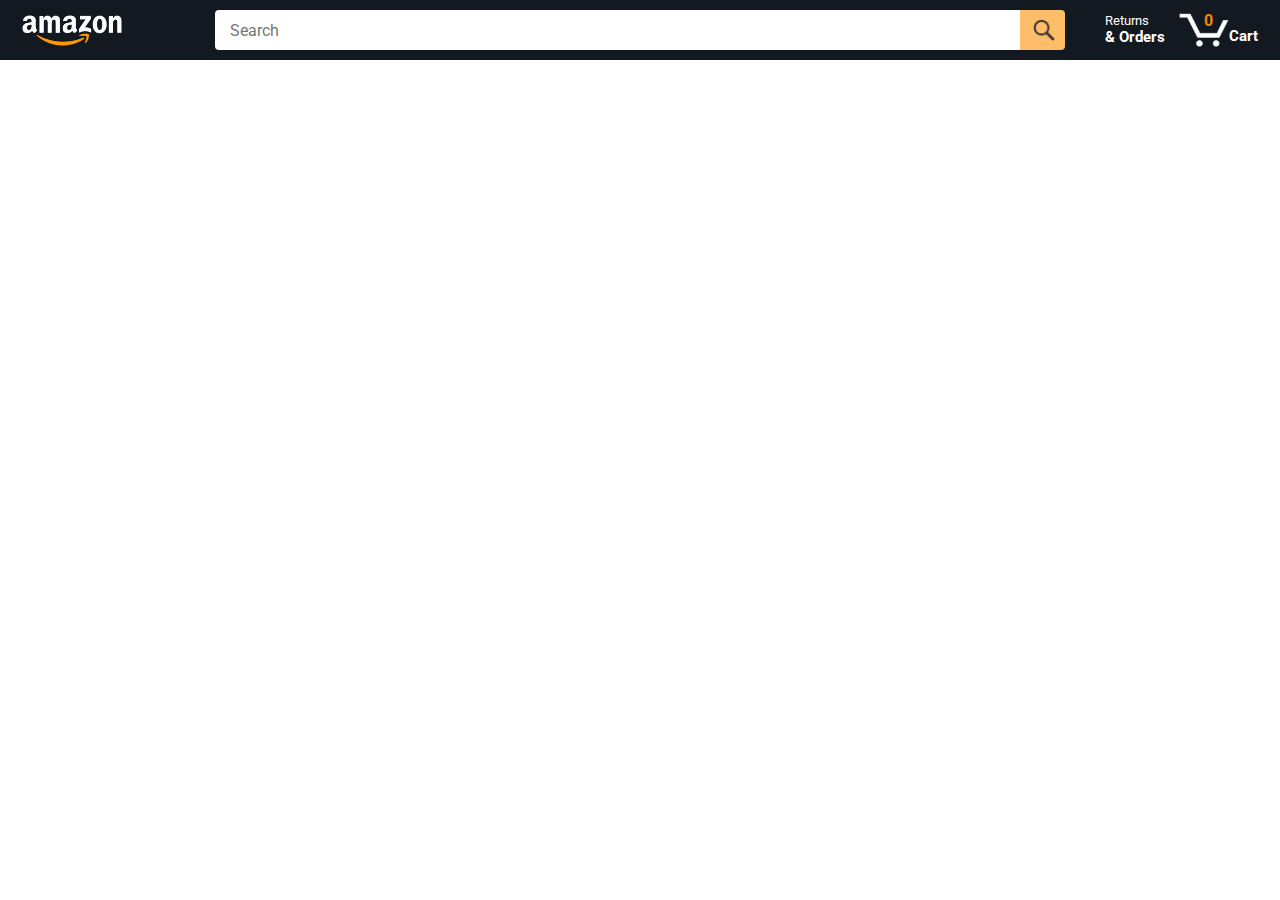
<file: index.html>
<!DOCTYPE html>
<html lang="en">
  <head>
    
    <title>Amazon Project</title>

    <!-- This code is needed for responsive design to work.
      (Responsive design = make the website look good on
      smaller screen sizes like a phone or a tablet). -->
    <meta name="viewport" content="width=device-width, initial-scale=1">

    <!-- Load a font called Roboto from Google Fonts. -->
    <link rel="preconnect" href="https://fonts.googleapis.com">
    <link rel="preconnect" href="https://fonts.gstatic.com" crossorigin>
    <link href="https://fonts.googleapis.com/css2?family=Roboto:wght@400;500;700&display=swap" rel="stylesheet">

    <!-- Here are the CSS files for this page. -->
    <link rel="stylesheet" href="styles/shared/general.css">
    <link rel="stylesheet" href="styles/shared/amazon-header.css">
    <link rel="stylesheet" href="styles/pages/amazon.css">
  </head>
  <body>
    <div class="page-container">
      <div class="amazon-header">
        <div class="amazon-header-left-section">
          <a href="index.html" class="header-link">
            <img class="amazon-logo"
              src="images/amazon-logo-white.png">
            <img class="amazon-mobile-logo"
              src="images/amazon-mobile-logo-white.png">
          </a>
        </div>
  
        <div class="amazon-header-middle-section">
          <input class="search-bar" type="text" placeholder="Search">
  
          <button class="search-button">
            <img class="search-icon" src="images/icons/search-icon.png">
          </button>
        </div>
  
        <div class="amazon-header-right-section">
          <a class="orders-link header-link" href="orders.html">
            <span class="returns-text">Returns</span>
            <span class="orders-text">& Orders</span>
          </a>
  
          <a class="cart-link header-link" href="checkout.html">
            <img class="cart-icon" src="images/icons/cart-icon.png">
            <div class="cart-quantity js-cart-quantity">0</div>
            <div class="cart-text">Cart</div>
          </a>
        </div>
      </div>
      <div class="main">
      <div class="products-grid js-products-grid">
        
      </div>
    </div>
    
    </div>
   
    
    



    
    <script type="module" src="scripts/amazon.js"></script>
  </body>
</html>
</file>
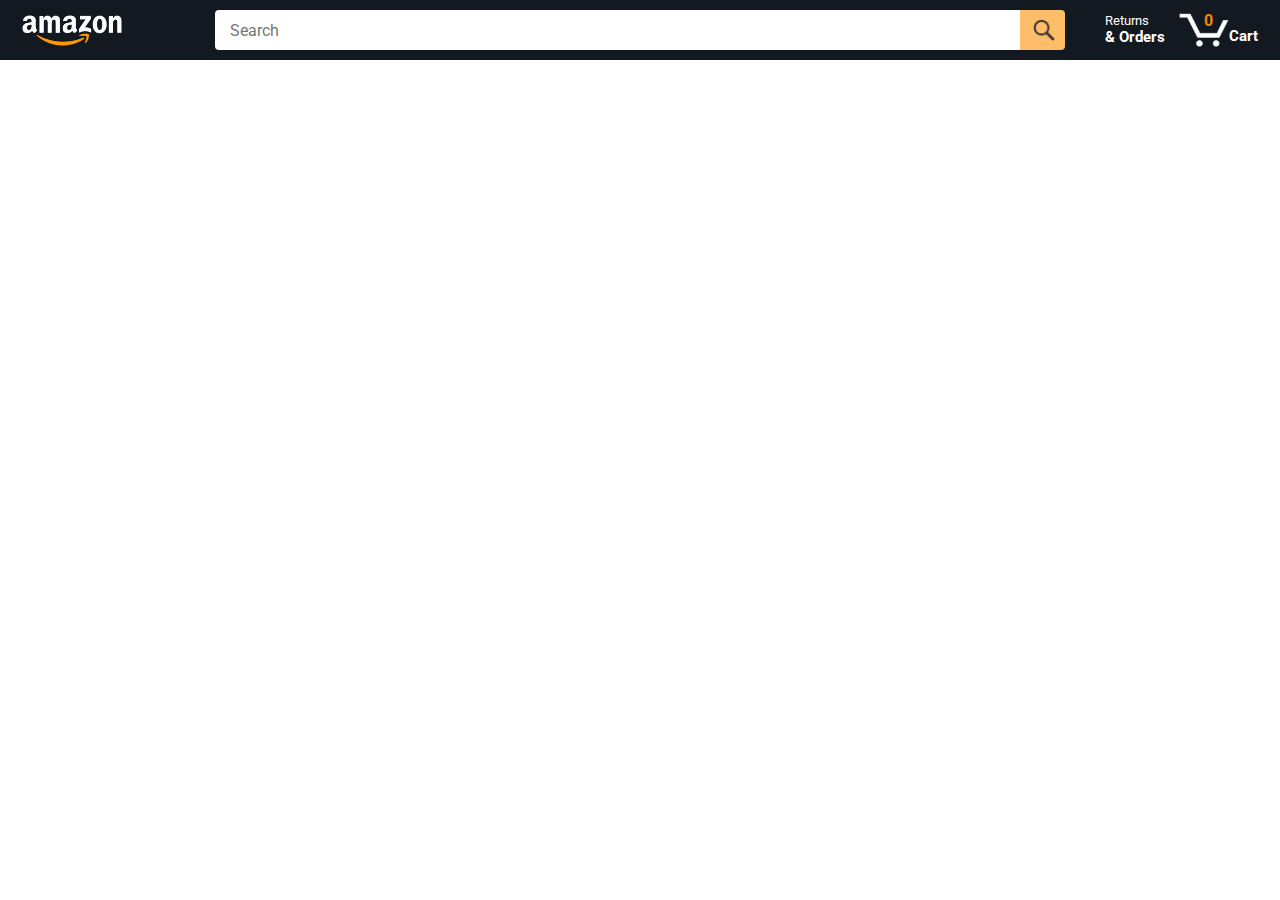
<file: amazon.html>
<!DOCTYPE html>
<html lang="en">
  <head>
    
    <title>Amazon Project</title>

    <!-- This code is needed for responsive design to work.
      (Responsive design = make the website look good on
      smaller screen sizes like a phone or a tablet). -->
    <meta name="viewport" content="width=device-width, initial-scale=1">

    <!-- Load a font called Roboto from Google Fonts. -->
    <link rel="preconnect" href="https://fonts.googleapis.com">
    <link rel="preconnect" href="https://fonts.gstatic.com" crossorigin>
    <link href="https://fonts.googleapis.com/css2?family=Roboto:wght@400;500;700&display=swap" rel="stylesheet">

    <!-- Here are the CSS files for this page. -->
    <link rel="stylesheet" href="styles/shared/general.css">
    <link rel="stylesheet" href="styles/shared/amazon-header.css">
    <link rel="stylesheet" href="styles/pages/amazon.css">
  </head>
  <body>
    <div class="page-container">
      <div class="amazon-header">
        <div class="amazon-header-left-section">
          <a href="amazon.html" class="header-link">
            <img class="amazon-logo"
              src="images/amazon-logo-white.png">
            <img class="amazon-mobile-logo"
              src="images/amazon-mobile-logo-white.png">
          </a>
        </div>
  
        <div class="amazon-header-middle-section">
          <input class="search-bar" type="text" placeholder="Search">
  
          <button class="search-button">
            <img class="search-icon" src="images/icons/search-icon.png">
          </button>
        </div>
  
        <div class="amazon-header-right-section">
          <a class="orders-link header-link" href="orders.html">
            <span class="returns-text">Returns</span>
            <span class="orders-text">& Orders</span>
          </a>
  
          <a class="cart-link header-link" href="checkout.html">
            <img class="cart-icon" src="images/icons/cart-icon.png">
            <div class="cart-quantity js-cart-quantity">0</div>
            <div class="cart-text">Cart</div>
          </a>
        </div>
      </div>
      <div class="main">
      <div class="products-grid js-products-grid">
        
      </div>
    </div>
    
    </div>
   
    
    



    
    <script type="module" src="scripts/amazon.js"></script>
  </body>
</html>
</file>
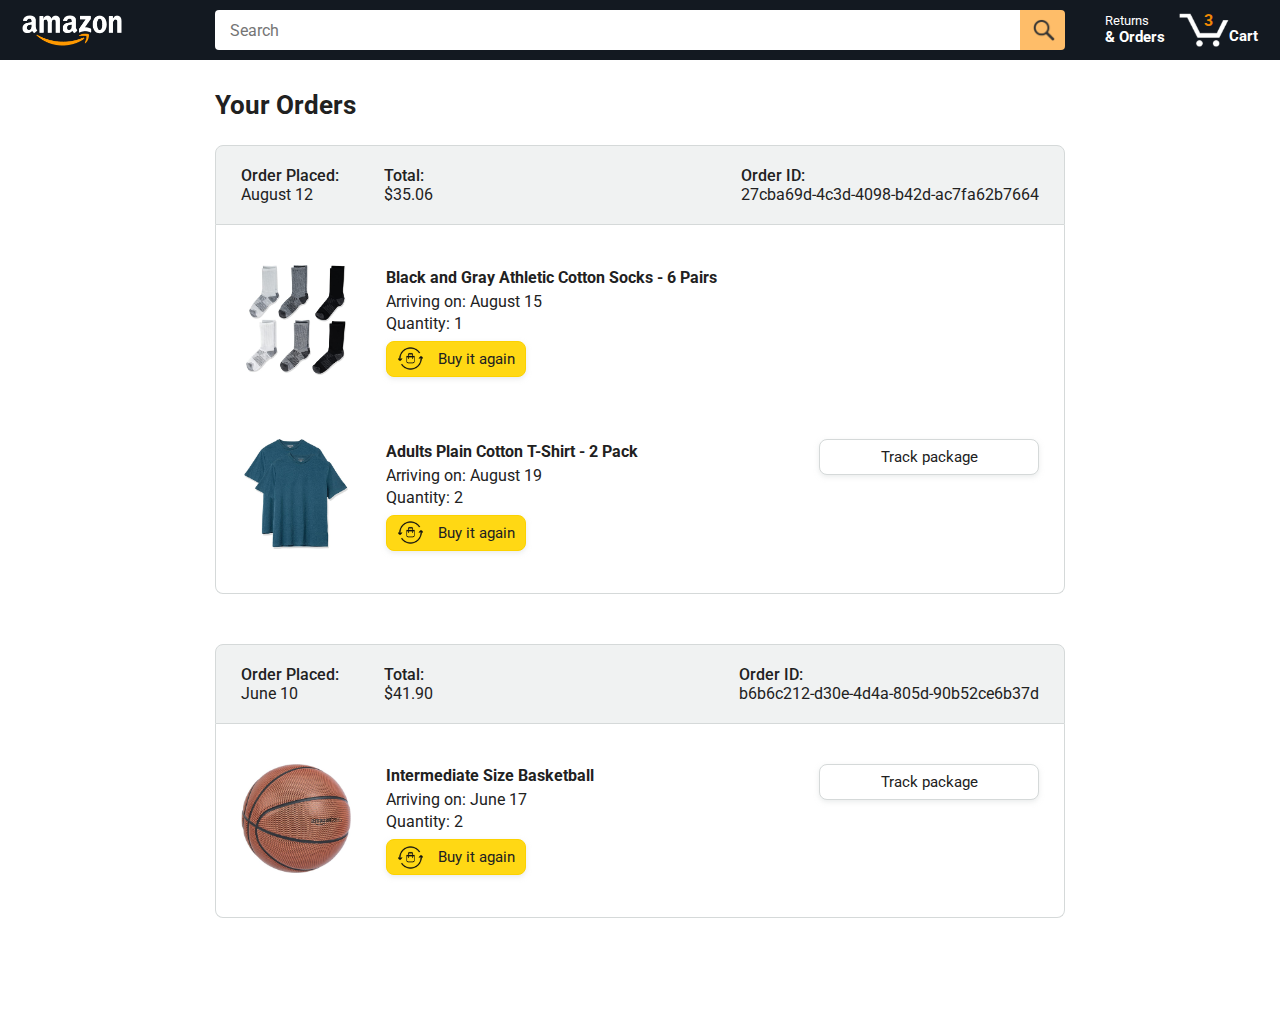
<file: orders.html>
<!DOCTYPE html>
<html>
  <head>
    <title>Orders</title>

    <!-- This code is needed for responsive design to work.
      (Responsive design = make the website look good on
      smaller screen sizes like a phone or a tablet). -->
    <meta name="viewport" content="width=device-width, initial-scale=1">

    <!-- Load a font called Roboto from Google Fonts. -->
    <link rel="preconnect" href="https://fonts.googleapis.com">
    <link rel="preconnect" href="https://fonts.gstatic.com" crossorigin>
    <link href="https://fonts.googleapis.com/css2?family=Roboto:wght@400;500;700&display=swap" rel="stylesheet">

    <!-- Here are the CSS files for this page. -->
    <link rel="stylesheet" href="styles/shared/general.css">
    <link rel="stylesheet" href="styles/shared/amazon-header.css">
    <link rel="stylesheet" href="styles/pages/orders.css">
  </head>
  <body>
    <div class="amazon-header">
      <div class="amazon-header-left-section">
        <a href="index.html" class="header-link">
          <img class="amazon-logo"
            src="images/amazon-logo-white.png">
          <img class="amazon-mobile-logo"
            src="images/amazon-mobile-logo-white.png">
        </a>
      </div>

      <div class="amazon-header-middle-section">
        <input class="search-bar" type="text" placeholder="Search">

        <button class="search-button">
          <img class="search-icon" src="images/icons/search-icon.png">
        </button>
      </div>

      <div class="amazon-header-right-section">
        <a class="orders-link header-link" href="orders.html">
          <span class="returns-text">Returns</span>
          <span class="orders-text">& Orders</span>
        </a>

        <a class="cart-link header-link" href="checkout.html">
          <img class="cart-icon" src="images/icons/cart-icon.png">
          <div class="cart-quantity">3</div>
          <div class="cart-text">Cart</div>
        </a>
      </div>
    </div>

    <div class="main">
      <div class="page-title">Your Orders</div>

      <div class="orders-grid">
        <div class="order-container">
          
          <div class="order-header">
            <div class="order-header-left-section">
              <div class="order-date">
                <div class="order-header-label">Order Placed:</div>
                <div>August 12</div>
              </div>
              <div class="order-total">
                <div class="order-header-label">Total:</div>
                <div>$35.06</div>
              </div>
            </div>

            <div class="order-header-right-section">
              <div class="order-header-label">Order ID:</div>
              <div>27cba69d-4c3d-4098-b42d-ac7fa62b7664</div>
            </div>
          </div>

          <div class="order-details-grid">
            <div class="product-image-container">
              <img src="images/products/athletic-cotton-socks-6-pairs.jpg">
            </div>

            <div class="product-details">
              <div class="product-name">
                Black and Gray Athletic Cotton Socks - 6 Pairs
              </div>
              <div class="product-delivery-date">
                Arriving on: August 15
              </div>
              <div class="product-quantity">
                Quantity: 1
              </div>
              <button class="buy-again-button button-primary">
                <img class="buy-again-icon" src="images/icons/buy-again.png">
                <span class="buy-again-message">Buy it again</span>
              </button>
            </div>

            <div class="product-actions">
              <a href="tracking.html">
                
              </a>
            </div>

            <div class="product-image-container">
              <img src="images/products/adults-plain-cotton-tshirt-2-pack-teal.jpg">
            </div>

            <div class="product-details">
              <div class="product-name">
                Adults Plain Cotton T-Shirt - 2 Pack
              </div>
              <div class="product-delivery-date">
                Arriving on: August 19
              </div>
              <div class="product-quantity">
                Quantity: 2
              </div>
              <button class="buy-again-button button-primary">
                <img class="buy-again-icon" src="images/icons/buy-again.png">
                <span class="buy-again-message">Buy it again</span>
              </button>
            </div>

            <div class="product-actions">
              <a href="tracking.html">
                <button class="track-package-button button-secondary">
                  Track package
                </button>
              </a>
            </div>
          </div>
        </div>

        <div class="order-container">

          <div class="order-header">
            <div class="order-header-left-section">
              <div class="order-date">
                <div class="order-header-label">Order Placed:</div>
                <div>June 10</div>
              </div>
              <div class="order-total">
                <div class="order-header-label">Total:</div>
                <div>$41.90</div>
              </div>
            </div>

            <div class="order-header-right-section">
              <div class="order-header-label">Order ID:</div>
              <div>b6b6c212-d30e-4d4a-805d-90b52ce6b37d</div>
            </div>
          </div>

          <div class="order-details-grid">
            <div class="product-image-container">
              <img src="images/products/intermediate-composite-basketball.jpg">
            </div>

            <div class="product-details">
              <div class="product-name">
                Intermediate Size Basketball
              </div>
              <div class="product-delivery-date">
                Arriving on: June 17
              </div>
              <div class="product-quantity">
                Quantity: 2
              </div>
              <button class="buy-again-button button-primary">
                <img class="buy-again-icon" src="images/icons/buy-again.png">
                <span class="buy-again-message">Buy it again</span>
              </button>
            </div>

            <div class="product-actions">
              <a href="tracking.html">
                <button class="track-package-button button-secondary">
                  Track package
                </button>
              </a>
            </div>
          </div>
        </div>
      </div>
    </div>
  </body>
</html>
</file>
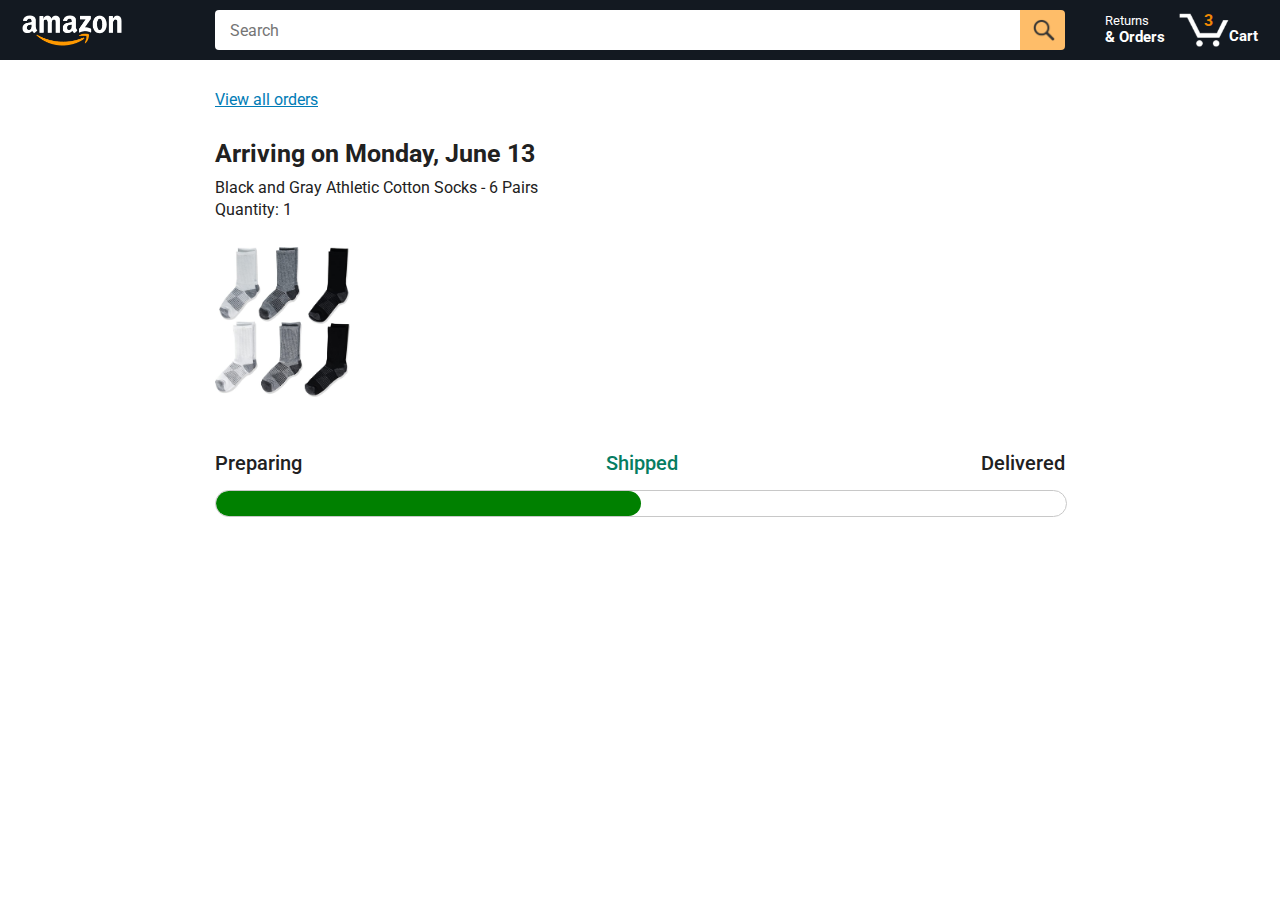
<file: tracking.html>
<!DOCTYPE html>
<html>
  <head>
    <title>Tracking</title>

    <!-- This code is needed for responsive design to work.
      (Responsive design = make the website look good on
      smaller screen sizes like a phone or a tablet). -->
    <meta name="viewport" content="width=device-width, initial-scale=1">

    <!-- Load a font called Roboto from Google Fonts. -->
    <link rel="preconnect" href="https://fonts.googleapis.com">
    <link rel="preconnect" href="https://fonts.gstatic.com" crossorigin>
    <link href="https://fonts.googleapis.com/css2?family=Roboto:wght@400;500;700&display=swap" rel="stylesheet">

    <!-- Here are the CSS files for this page. -->
    <link rel="stylesheet" href="styles/shared/general.css">
    <link rel="stylesheet" href="styles/shared/amazon-header.css">
    <link rel="stylesheet" href="styles/pages/tracking.css">
  </head>
  <body>
    <div class="amazon-header">
      <div class="amazon-header-left-section">
        <a href="index.html" class="header-link">
          <img class="amazon-logo"
            src="images/amazon-logo-white.png">
          <img class="amazon-mobile-logo"
            src="images/amazon-mobile-logo-white.png">
        </a>
      </div>

      <div class="amazon-header-middle-section">
        <input class="search-bar" type="text" placeholder="Search">

        <button class="search-button">
          <img class="search-icon" src="images/icons/search-icon.png">
        </button>
      </div>

      <div class="amazon-header-right-section">
        <a class="orders-link header-link" href="orders.html">
          <span class="returns-text">Returns</span>
          <span class="orders-text">& Orders</span>
        </a>

        <a class="cart-link header-link" href="checkout.html">
          <img class="cart-icon" src="images/icons/cart-icon.png">
          <div class="cart-quantity">3</div>
          <div class="cart-text">Cart</div>
        </a>
      </div>
    </div>

    <div class="main">
      <div class="order-tracking">
        <a class="back-to-orders-link link-primary" href="orders.html">
          View all orders
        </a>

        <div class="delivery-date">
          Arriving on Monday, June 13
        </div>

        <div class="product-info">
          Black and Gray Athletic Cotton Socks - 6 Pairs
        </div>

        <div class="product-info">
          Quantity: 1
        </div>

        <img class="product-image" src="images/products/athletic-cotton-socks-6-pairs.jpg">

        <div class="progress-labels-container">
          <div class="progress-label">
            Preparing
          </div>
          <div class="progress-label current-status">
            Shipped
          </div>
          <div class="progress-label">
            Delivered
          </div>
        </div>

        <div class="progress-bar-container">
          <div class="progress-bar"></div>
        </div>
      </div>
    </div>
  </body>
</html>
</file>
<file: styles/shared/general.css>
body {
  font-family: Roboto, Arial;
  color: rgb(33, 33, 33);
  /* The <body> element has a default margin of 8px
     on all sides. This removes the default margins. */
  margin: 0;
}

/* <p> elements have a default margin on the top
   and bottom. This removes the default margins. */
p {
  margin: 0;
}

button {
  cursor: pointer;
}

select {
  cursor: pointer;
}

input, select, button {
  font-family: Roboto, Arial;
}

.button-primary {
  color: rgb(33, 33, 33);
  background-color: rgb(255, 216, 20);
  border: 1px solid rgb(252, 210, 0);
  border-radius: 8px;
  cursor: pointer;
  box-shadow: 0 2px 5px rgba(213, 217, 217, 0.5);
}

.button-primary:hover {
  background-color: rgb(247, 202, 0);
  border: 1px solid rgb(242, 194, 0);
}

.button-primary:active {
  background: rgb(255, 216, 20);
  border-color: rgb(252, 210, 0);
  box-shadow: none;
}

.button-secondary {
  color: rgb(33, 33, 33);
  background: white;
  border: 1px solid rgb(213, 217, 217);
  border-radius: 8px;
  cursor: pointer;
  box-shadow: 0 2px 5px rgba(213, 217, 217, 0.5);
}

.button-secondary:hover {
  background-color: rgb(247, 250, 250);
}

.button-secondary:active {
  background-color: rgb(237, 253, 255);
  box-shadow: none;
}

/* These styles will limit text to 2 lines. Anything
   beyond 2 lines will be replaced with "..."
   You can find this code by using an A.I. tool or by
   searching in Google.
   https://css-tricks.com/almanac/properties/l/line-clamp/ */
.limit-text-to-2-lines {
  display: -webkit-box;
  -webkit-line-clamp: 2;
  -webkit-box-orient: vertical;
  overflow: hidden;
}

.link-primary {
  color: rgb(1, 124, 182);
  cursor: pointer;
}

.link-primary:hover {
  color: rgb(196, 80, 0);
}

/* Styles for dropdown selectors. */
select {
  color: rgb(33, 33, 33);
  background-color: rgb(240, 240, 240);
  border: 1px solid rgb(213, 217, 217);
  border-radius: 8px;
  padding: 3px 5px;
  font-size: 15px;
  cursor: pointer;
  box-shadow: 0 2px 5px rgba(213, 217, 217, 0.5);
}

select:focus,
input:focus {
  outline: 2px solid rgb(255, 153, 0);
}
</file>
<file: styles/shared/amazon-header.css>
.amazon-header {
  background-color: rgb(19, 25, 33);
  color: white;
  padding-left: 15px;
  padding-right: 15px;

  display: flex;
  align-items: center;
  justify-content: space-between;

  position: fixed;
  top: 0;
  left: 0;
  right: 0;
  height: 60px;
}

.amazon-header-left-section {
  width: 180px;
}

@media (max-width: 800px) {
  .amazon-header-left-section {
    width: unset;
  }
}

.header-link {
  display: inline-block;
  padding: 6px;
  border-radius: 2px;
  cursor: pointer;
  text-decoration: none;
  border: 1px solid rgba(0, 0, 0, 0);
}

.header-link:hover {
  border: 1px solid white;
}

.amazon-logo {
  width: 100px;
  margin-top: 5px;
}

.amazon-mobile-logo {
  display: none;
}

@media (max-width: 575px) {
  .amazon-logo {
    display: none;
  }

  .amazon-mobile-logo {
    display: block;
    height: 35px;
    margin-top: 5px;
  }
}

.amazon-header-middle-section {
  flex: 1;
  max-width: 850px;
  margin-left: 10px;
  margin-right: 10px;
  display: flex;
}

.search-bar {
  flex: 1;
  width: 0;
  font-size: 16px;
  height: 38px;
  padding-left: 15px;
  border: none;
  border-top-left-radius: 4px;
  border-bottom-left-radius: 4px;
  border-top-right-radius: 0;
  border-bottom-right-radius: 0;
}

.search-button {
  background-color: rgb(254, 189, 105);
  border: none;
  width: 45px;
  height: 40px;
  border-top-right-radius: 4px;
  border-bottom-right-radius: 4px;
  flex-shrink: 0;
}

.search-icon {
  height: 22px;
  margin-left: 2px;
  margin-top: 3px;
}

.amazon-header-right-section {
  width: 180px;
  flex-shrink: 0;
  display: flex;
  justify-content: end;
}

.orders-link {
  color: white;
}

.returns-text {
  display: block;
  font-size: 13px;
}

.orders-text {
  display: block;
  font-size: 15px;
  font-weight: 700;
}

.cart-link {
  color: white;
  display: flex;
  align-items: center;
  position: relative;
}

.cart-icon {
  width: 50px;
}

.cart-text {
  margin-top: 12px;
  font-size: 15px;
  font-weight: 700;
}

.cart-quantity {
  color: rgb(240, 136, 4);
  font-size: 16px;
  font-weight: 700;

  position: absolute;
  top: 4px;
  left: 22px;
  
  width: 26px;
  text-align: center;
}
</file>
<file: styles/pages/amazon.css>
.main {
  margin-top: 60px;
}
.page-container{
  width: 85%;
  margin-left: auto;
  margin-right: auto;
}
.hidden{
  display: none;
}
.products-grid {
  display: grid;

  /* - In CSS Grid, 1fr means a column will take up the
       remaining space in the grid.
     - If we write 1fr 1fr ... 1fr; 8 times, this will
       divide the grid into 8 columns, each taking up an
       equal amount of the space.
     - repeat(8, 1fr); is a shortcut for repeating "1fr"
       8 times (instead of typing out "1fr" 8 times).
       repeat(...) is a special property that works with
       display: grid; */
  grid-template-columns: repeat(8, 1fr);
}

/* @media is used to create responsive design (making the
   website look good on any screen size). This @media
   means when the screen width is 2000px or less, we
   will divide the grid into 7 columns instead of 8. */
@media (max-width: 2000px) {
  .products-grid {
    grid-template-columns: repeat(5, 1fr);
  }
}

/* This @media means when the screen width is 1600px or
   less, we will divide the grid into 6 columns. */
@media (max-width: 1600px) {
  .products-grid {
    grid-template-columns: repeat(5, 1fr);
  }
}

@media (max-width: 1300px) {
  .products-grid {
    grid-template-columns: repeat(5, 1fr);
  }
}

@media (max-width: 1000px) {
  .products-grid {
    grid-template-columns: repeat(4, 1fr);
  }
}

@media (max-width: 800px) {
  .products-grid {
    grid-template-columns: repeat(3, 1fr);
  }
}

@media (max-width: 575px) {
  .products-grid {
    grid-template-columns: repeat(2, 1fr);
  }
}

@media (max-width: 450px) {
  .products-grid {
    grid-template-columns: 1fr;
  }
}

.product-container {
  padding-top: 40px;
  padding-bottom: 25px;
  padding-left: 25px;
  padding-right: 25px;

  border-right: 1px solid rgb(231, 231, 231);
  border-bottom: 1px solid rgb(231, 231, 231);

  display: flex;
  flex-direction: column;
}

.product-image-container {
  display: flex;
  justify-content: center;
  align-items: center;

  height: 180px;
  margin-bottom: 20px;
}

.product-image {
  /* Images will overflow their container by default. To
    prevent this, we set max-width and max-height to 100%
    so they stay inside their container. */
  max-width: 100%;
  max-height: 100%;
}

.product-name {
  height: 40px;
  margin-bottom: 5px;
}

.product-rating-container {
  display: flex;
  align-items: center;
  margin-bottom: 10px;
}

.product-rating-stars {
  width: 100px;
  margin-right: 6px;
}

.product-rating-count {
  color: rgb(1, 124, 182);
  cursor: pointer;
  margin-top: 3px;
}

.product-price {
  font-weight: 700;
  margin-bottom: 10px;
}

.product-quantity-container {
  margin-bottom: 17px;
}

.product-spacer {
  flex: 1;
}

.added-to-cart {
  color: rgb(6, 125, 98);
  font-size: 16px;

  display: flex;
  align-items: center;
  margin-bottom: 8px;

  /* At first, the "Added to cart" message will
     be invisible. Use JavaScript to change the
     opacity and make it visible. */
  opacity: 0;
}

.added-to-cart img {
  height: 20px;
  margin-right: 5px;
}

.add-to-cart-button {
  width: 100%;
  padding: 8px;
  border-radius: 50px;
}

.message-appear{
  opacity: 1;
}
</file>
<file: styles/pages/orders.css>
.main {
  max-width: 850px;
  margin-top: 90px;
  margin-bottom: 100px;
  padding-left: 20px;
  padding-right: 20px;

  /* margin-left: auto;
     margin-right auto;
     Is a trick for centering an element horizontally
     without needing a container. */
  margin-left: auto;
  margin-right: auto;
}

.page-title {
  font-weight: 700;
  font-size: 26px;
  margin-bottom: 25px;
}

.orders-grid {
  display: grid;
  grid-template-columns: 1fr;
  row-gap: 50px;
}

.order-header {
  background-color: rgb(240, 242, 242);
  border: 1px solid rgb(213, 217, 217);

  display: flex;
  align-items: center;
  justify-content: space-between;

  padding: 20px 25px;
  border-top-left-radius: 8px;
  border-top-right-radius: 8px;
}

.order-header-left-section {
  display: flex;
  flex-shrink: 0;
}

.order-header-label {
  font-weight: 500;
}

.order-date,
.order-total {
  margin-right: 45px;
}

.order-header-right-section {
  flex-shrink: 1;
}

@media (max-width: 575px) {
  .order-header {
    flex-direction: column;
    align-items: start;
    line-height: 23px;
    padding: 15px;
  }

  .order-header-left-section {
    flex-direction: column;
  }

  .order-header-label {
    margin-right: 5px;
  }

  .order-date,
  .order-total {
    display: grid;
    grid-template-columns: auto 1fr;
    margin-right: 0;
  }

  .order-header-right-section {
    display: grid;
    grid-template-columns: auto 1fr;
  }
}

.order-details-grid {
  padding: 40px 25px;
  border: 1px solid rgb(213, 217, 217);
  border-top: none;
  border-bottom-left-radius: 8px;
  border-bottom-right-radius: 8px;

  display: grid;
  grid-template-columns: 110px 1fr 220px;
  column-gap: 35px;
  row-gap: 60px;
  align-items: center;
}

@media (max-width: 800px) {
  .order-details-grid {
    grid-template-columns: 110px 1fr;
    row-gap: 0;
    padding-bottom: 8px;
  }
}

@media (max-width: 450px) {
  .order-details-grid {
    grid-template-columns: 1fr;
  }
}

.product-image-container {
  text-align: center;
}

.product-image-container img {
  max-width: 110px;
  max-height: 110px;
}

.product-name {
  font-weight: 700;
  margin-bottom: 5px;
}

.product-delivery-date {
  margin-bottom: 3px;
}

.product-quantity {
  margin-bottom: 8px;
}

.buy-again-button {
  font-size: 15px;
  width: 140px;
  height: 36px;
  border-radius: 8px;

  display: flex;
  align-items: center;
  justify-content: center;
}

.buy-again-icon {
  width: 25px;
  margin-right: 15px;
}

.product-actions {
  align-self: start;
}

.track-package-button {
  width: 100%;
  font-size: 15px;
  padding: 8px;
}

@media (max-width: 800px) {
  .buy-again-button {
    margin-bottom: 10px;
  }

  .product-actions {
    /* grid-column: 2 means this element will be placed
       in column 2 in the grid. (Normally, the column that
       an element is placed in is determined by the order
       of the elements in the HTML. grid-column overrides
       this default ordering). */
    grid-column: 2;
    margin-bottom: 30px;
  }

  .track-package-button {
    width: 140px;
  }
}

@media (max-width: 450px) {
  .product-image-container {
    text-align: center;
    margin-bottom: 25px;
  }

  .product-image-container img {
    max-width: 150px;
    max-height: 150px;
  }

  .product-name {
    margin-bottom: 10px;
  }

  .product-quantity {
    margin-bottom: 15px;
  }

  .buy-again-button {
    width: 100%;
    margin-bottom: 15px;
  }

  .product-actions {
    /* grid-column: auto; undos grid-column: 2; from above.
       This element will now be placed in its normal column
       in the grid. */
    grid-column: auto;
    margin-bottom: 70px;
  }

  .track-package-button {
    width: 100%;
    padding: 12px;
  }
}
</file>
<file: styles/pages/tracking.css>
.main {
  max-width: 850px;
  margin-top: 90px;
  margin-bottom: 100px;
  padding-left: 30px;
  padding-right: 30px;

  /* margin-left: auto;
     margin-right auto;
     Is a trick for centering an element horizontally
     without needing a container. */
  margin-left: auto;
  margin-right: auto;
}

.back-to-orders-link {
  display: inline-block;
  margin-bottom: 30px;
}

.delivery-date {
  font-size: 25px;
  font-weight: 700;
  margin-bottom: 10px;
}

.product-info {
  margin-bottom: 3px;
}

.product-image {
  max-width: 150px;
  max-height: 150px;
  margin-top: 25px;
  margin-bottom: 50px;
}

.progress-labels-container {
  display: flex;
  justify-content: space-between;
  font-size: 20px;
  font-weight: 500;
  margin-bottom: 15px;
}

.current-status {
  color: rgb(6, 125, 98);
}

@media (max-width: 575px) {
  .progress-labels-container {
    font-size: 16px;
  }
}

@media (max-width: 450px) {
  .progress-labels-container {
    flex-direction: column;
    margin-bottom: 5px;
  }

  .progress-label {
    margin-bottom: 3px;
  }
}

.progress-bar-container {
  height: 25px;
  width: 100%;

  border: 1px solid rgb(200, 200, 200);
  border-radius: 50px;
  overflow: hidden;
}

.progress-bar {
  height: 100%;
  background-color: green;
  border-radius: 50px;
  width: 50%;
}
</file>
